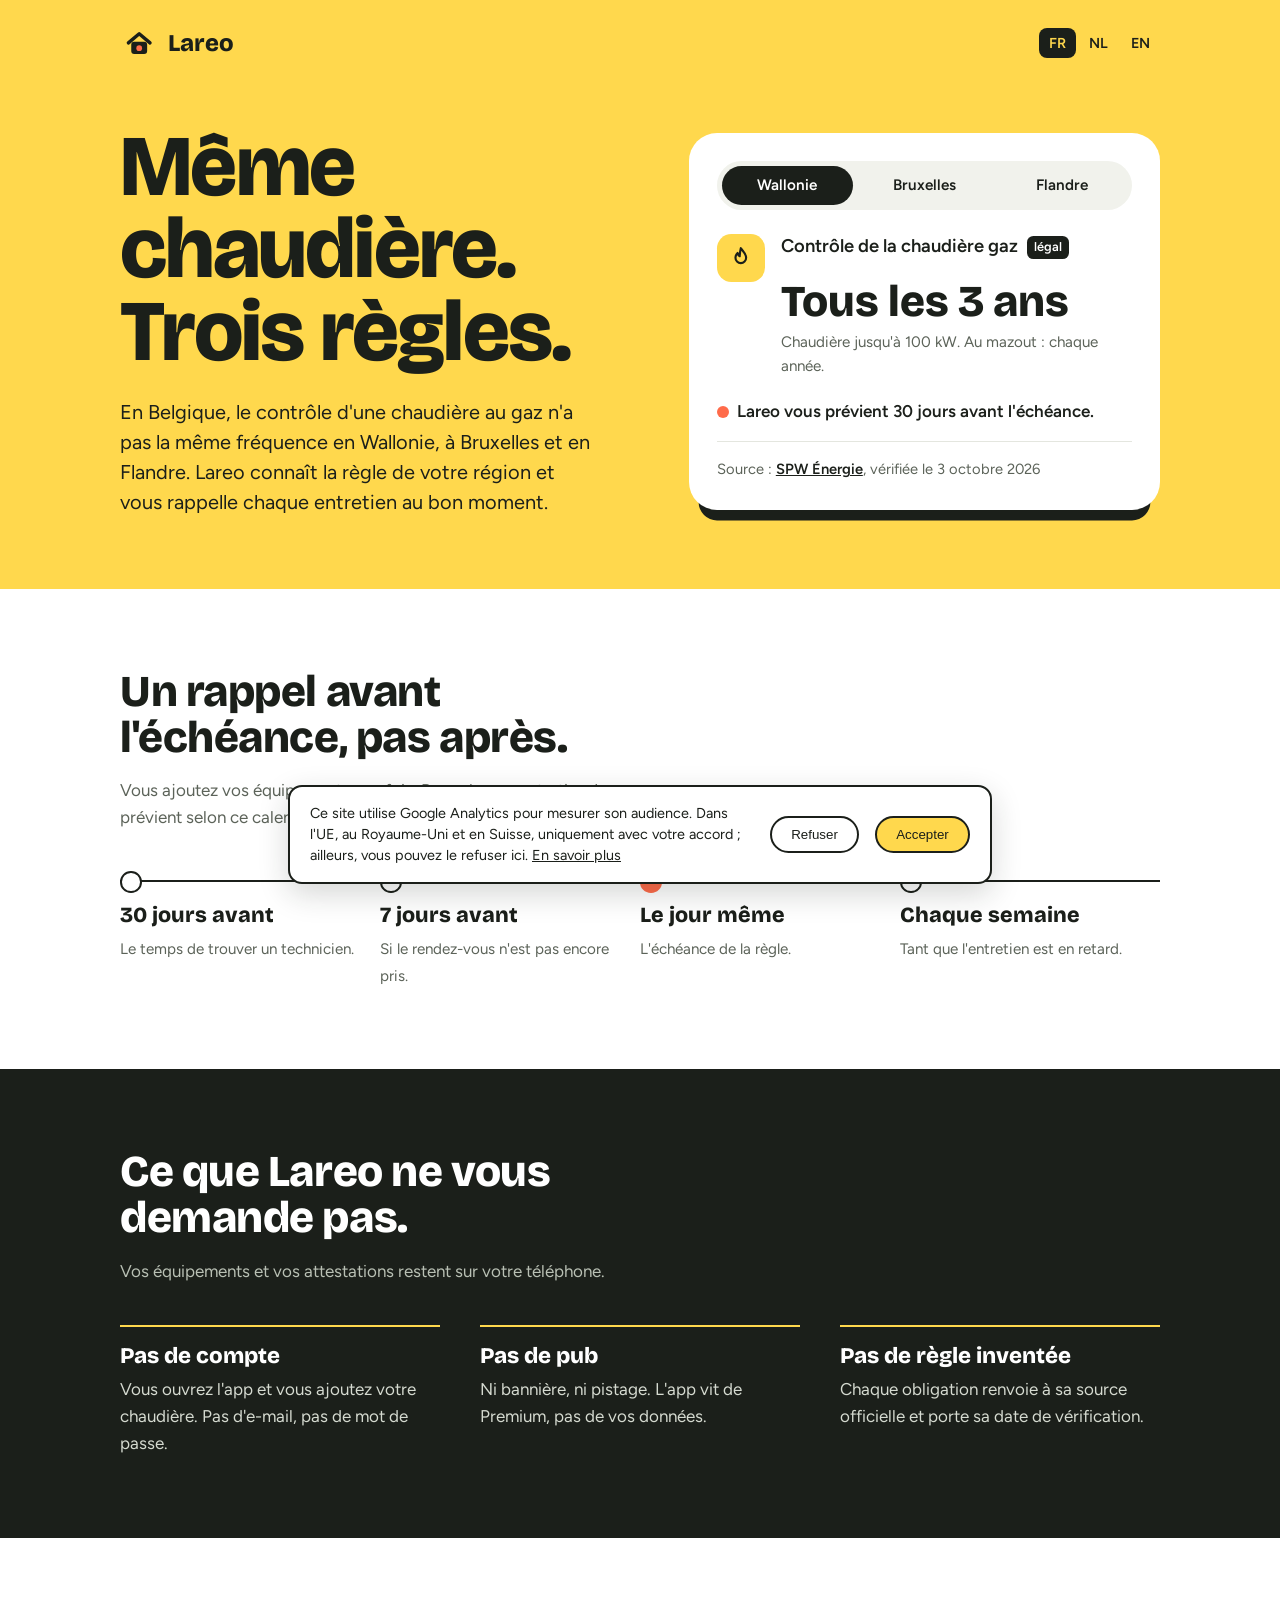
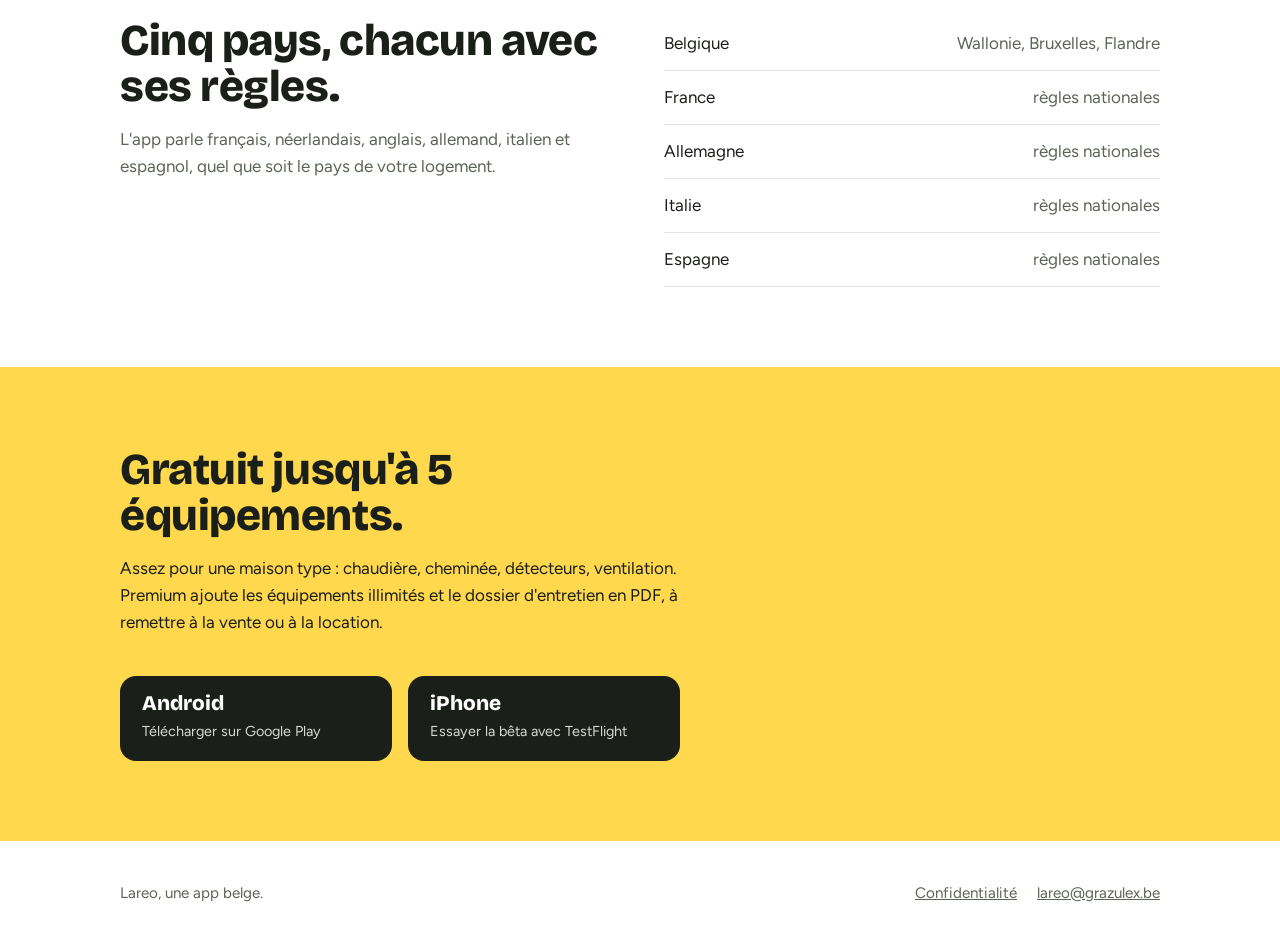
<file: index.html>
<!doctype html>
<html lang="fr">
<head>
<meta charset="utf-8">
<meta name="viewport" content="width=device-width, initial-scale=1">
<title>Lareo – l&#x27;entretien de la maison, avec la règle de votre région</title>
<meta name="description" content="Lareo rappelle chaque entretien de la maison au bon moment et indique l&#x27;obligation légale de votre région, avec sa source. Sans compte, sans pub.">
<link rel="canonical" href="https://lareo.immo/">
<link rel="alternate" hreflang="fr" href="https://lareo.immo/">
<link rel="alternate" hreflang="nl" href="https://lareo.immo/nl/">
<link rel="alternate" hreflang="en" href="https://lareo.immo/en/">
<link rel="alternate" hreflang="x-default" href="https://lareo.immo/">
<meta property="og:title" content="Lareo – l&#x27;entretien de la maison, avec la règle de votre région">
<meta property="og:description" content="Chaudière, ramonage, détecteurs de fumée : les obligations de votre région, avec leurs sources.">
<meta property="og:url" content="https://lareo.immo/">
<meta name="theme-color" content="#FFD84D">
<link rel="icon" href="data:image/svg+xml,%3Csvg xmlns='http://www.w3.org/2000/svg' viewBox='0 0 512 512'%3E%3Crect width='512' height='512' rx='110' fill='%23FFD84D'/%3E%3Crect x='150' y='238' width='212' height='162' rx='40' fill='%231B1F1A'/%3E%3Cpath d='M112 252 L256 130 L400 252' fill='none' stroke='%231B1F1A' stroke-width='46' stroke-linecap='round' stroke-linejoin='round'/%3E%3Ccircle cx='256' cy='322' r='38' fill='%23FF6B4A'/%3E%3C/svg%3E">
<link rel="preconnect" href="https://fonts.googleapis.com">
<link rel="preconnect" href="https://fonts.gstatic.com" crossorigin>
<link href="https://fonts.googleapis.com/css2?family=Bricolage+Grotesque:opsz,wght@12..96,600;12..96,800&family=Figtree:wght@400;500;600&display=swap" rel="stylesheet">
<link rel="stylesheet" href="/assets/site.css">
<script src="/assets/analytics.js" defer></script>
</head>
<body>

<header class="top">
  <div class="wrap">
    <div class="bar">
      <a class="brand" href="/" aria-label="Lareo, accueil">
        <svg viewBox="0 0 512 512" aria-hidden="true"><rect x="150" y="238" width="212" height="162" rx="40" fill="#1B1F1A"/><path d="M112 252 L256 130 L400 252" fill="none" stroke="#1B1F1A" stroke-width="46" stroke-linecap="round" stroke-linejoin="round"/><circle cx="256" cy="322" r="38" fill="#FF6B4A"/></svg>
        Lareo
      </a>
      <nav class="langs" aria-label="Langue"><a href="/" hreflang="fr" lang="fr" aria-current="page">FR</a><a href="/nl/" hreflang="nl" lang="nl">NL</a><a href="/en/" hreflang="en" lang="en">EN</a></nav>
    </div>

    <div class="hero">
      <div>
        <h1>Même chaudière. Trois règles.</h1>
        <p class="lead">En Belgique, le contrôle d&#x27;une chaudière au gaz n&#x27;a pas la même fréquence en Wallonie, à Bruxelles et en Flandre. Lareo connaît la règle de votre région et vous rappelle chaque entretien au bon moment.</p>
      </div>

      <div class="rule">
        <fieldset class="regions">
          <legend>Choisissez une région</legend>
          <button type="button" data-region="wal" aria-pressed="true">Wallonie</button>
          <button type="button" data-region="bru" aria-pressed="false">Bruxelles</button>
          <button type="button" data-region="vlg" aria-pressed="false">Flandre</button>
        </fieldset>
        <div class="task">
          <div class="task-icon"><svg viewBox="0 0 24 24" fill="none" stroke="#1B1F1A" stroke-width="2" stroke-linecap="round" stroke-linejoin="round" aria-hidden="true"><path d="M12 3c2 3 5 5 5 9a5 5 0 0 1-10 0c0-2 1-3.5 2-4.5.3 1.5 1 2.5 2 3 0-3 .5-5.5 1-7.5z"/></svg></div>
          <div>
            <h2>Contrôle de la chaudière gaz <span class="legal">légal</span></h2>
            <p class="interval" id="interval" aria-live="polite">Tous les 3 ans</p>
            <p class="interval-note" id="note">Chaudière jusqu&#x27;à 100 kW. Au mazout : chaque année.</p>
          </div>
        </div>
        <p class="next"><span class="dot" aria-hidden="true"></span><span>Lareo vous prévient 30 jours avant l&#x27;échéance.</span></p>
        <p class="source" id="source">Source : <a href="https://energie.wallonie.be/home/performance-energetique-des-batiments/batiments-residentiels/renovation-walloreno/conseils-pratiques/se-chauffer-1/controle-periodique-et-diagnostic-approfondi-des-chaudieres.html">SPW Énergie</a>, vérifiée le 3 octobre 2026</p>
      </div>
    </div>
  </div>
</header>

<main>
  <section>
    <div class="wrap">
      <h3>Un rappel avant l&#x27;échéance, pas après.</h3>
      <p class="intro">Vous ajoutez vos équipements une fois. Pour chaque entretien, Lareo vous prévient selon ce calendrier, jusqu&#x27;à ce que vous l&#x27;ayez noté comme fait.</p>
      <ol class="timeline">
        <li><strong>30 jours avant</strong><span>Le temps de trouver un technicien.</span></li>
        <li><strong>7 jours avant</strong><span>Si le rendez-vous n&#x27;est pas encore pris.</span></li>
        <li class="due"><strong>Le jour même</strong><span>L&#x27;échéance de la règle.</span></li>
        <li><strong>Chaque semaine</strong><span>Tant que l&#x27;entretien est en retard.</span></li>
      </ol>
    </div>
  </section>

  <section class="plain">
    <div class="wrap">
      <h3>Ce que Lareo ne vous demande pas.</h3>
      <p class="intro">Vos équipements et vos attestations restent sur votre téléphone.</p>
      <dl class="nots">
        <div><dt>Pas de compte</dt><dd>Vous ouvrez l&#x27;app et vous ajoutez votre chaudière. Pas d&#x27;e-mail, pas de mot de passe.</dd></div>
        <div><dt>Pas de pub</dt><dd>Ni bannière, ni pistage. L&#x27;app vit de Premium, pas de vos données.</dd></div>
        <div><dt>Pas de règle inventée</dt><dd>Chaque obligation renvoie à sa source officielle et porte sa date de vérification.</dd></div>
      </dl>
    </div>
  </section>

  <section>
    <div class="wrap facts">
      <div>
        <h3>Cinq pays, chacun avec ses règles.</h3>
        <p class="intro">L&#x27;app parle français, néerlandais, anglais, allemand, italien et espagnol, quel que soit le pays de votre logement.</p>
      </div>
      <ul class="countries">
        <li>Belgique <span>Wallonie, Bruxelles, Flandre</span></li>
        <li>France <span>règles nationales</span></li>
        <li>Allemagne <span>règles nationales</span></li>
        <li>Italie <span>règles nationales</span></li>
        <li>Espagne <span>règles nationales</span></li>
      </ul>
    </div>
  </section>

  <section class="get">
    <div class="wrap">
      <h3>Gratuit jusqu&#x27;à 5 équipements.</h3>
      <p class="intro">Assez pour une maison type : chaudière, cheminée, détecteurs, ventilation. Premium ajoute les équipements illimités et le dossier d&#x27;entretien en PDF, à remettre à la vente ou à la location.</p>
      <div class="stores">
        <a class="store" href="https://play.google.com/store/apps/details?id=be.grazulex.lareo&amp;referrer=utm_source%3Dlareo.immo%26utm_medium%3Dsite&amp;hl=fr"><b>Android</b><small>Télécharger sur Google Play</small></a>
        <a class="store" href="https://testflight.apple.com/join/b81FdNyS"><b>iPhone</b><small>Essayer la bêta avec TestFlight</small></a>
      </div>
    </div>
  </section>
</main>

<footer>
  <div class="wrap">
    <span>Lareo, une app belge.</span>
    <nav aria-label="Liens utiles">
      <a href="/privacy/">Confidentialité</a>
      <a href="mailto:lareo@grazulex.be">lareo@grazulex.be</a>
    </nav>
  </div>
</footer>

<script type="application/json" id="rules">{"sourceLabel": "Source :", "verified": ", vérifiée le 3 octobre 2026", "regions": {"wal": {"interval": "Tous les 3 ans", "note": "Chaudière jusqu'à 100 kW. Au mazout : chaque année.", "source": "SPW Énergie", "url": "https://energie.wallonie.be/home/performance-energetique-des-batiments/batiments-residentiels/renovation-walloreno/conseils-pratiques/se-chauffer-1/controle-periodique-et-diagnostic-approfondi-des-chaudieres.html"}, "bru": {"interval": "Tous les 2 ans", "note": "Chaudière jusqu'à 100 kW. Au mazout : chaque année.", "source": "Bruxelles Environnement", "url": "https://environnement.brussels/entretien-chaudiere"}, "vlg": {"interval": "Tous les 2 ans", "note": "Au mazout : chaque année.", "source": "Departement Omgeving", "url": "https://omgeving.vlaanderen.be/overzicht-van-de-verplichtingen"}}}</script>
<script src="/assets/site.js"></script>
</body>
</html>
</file>
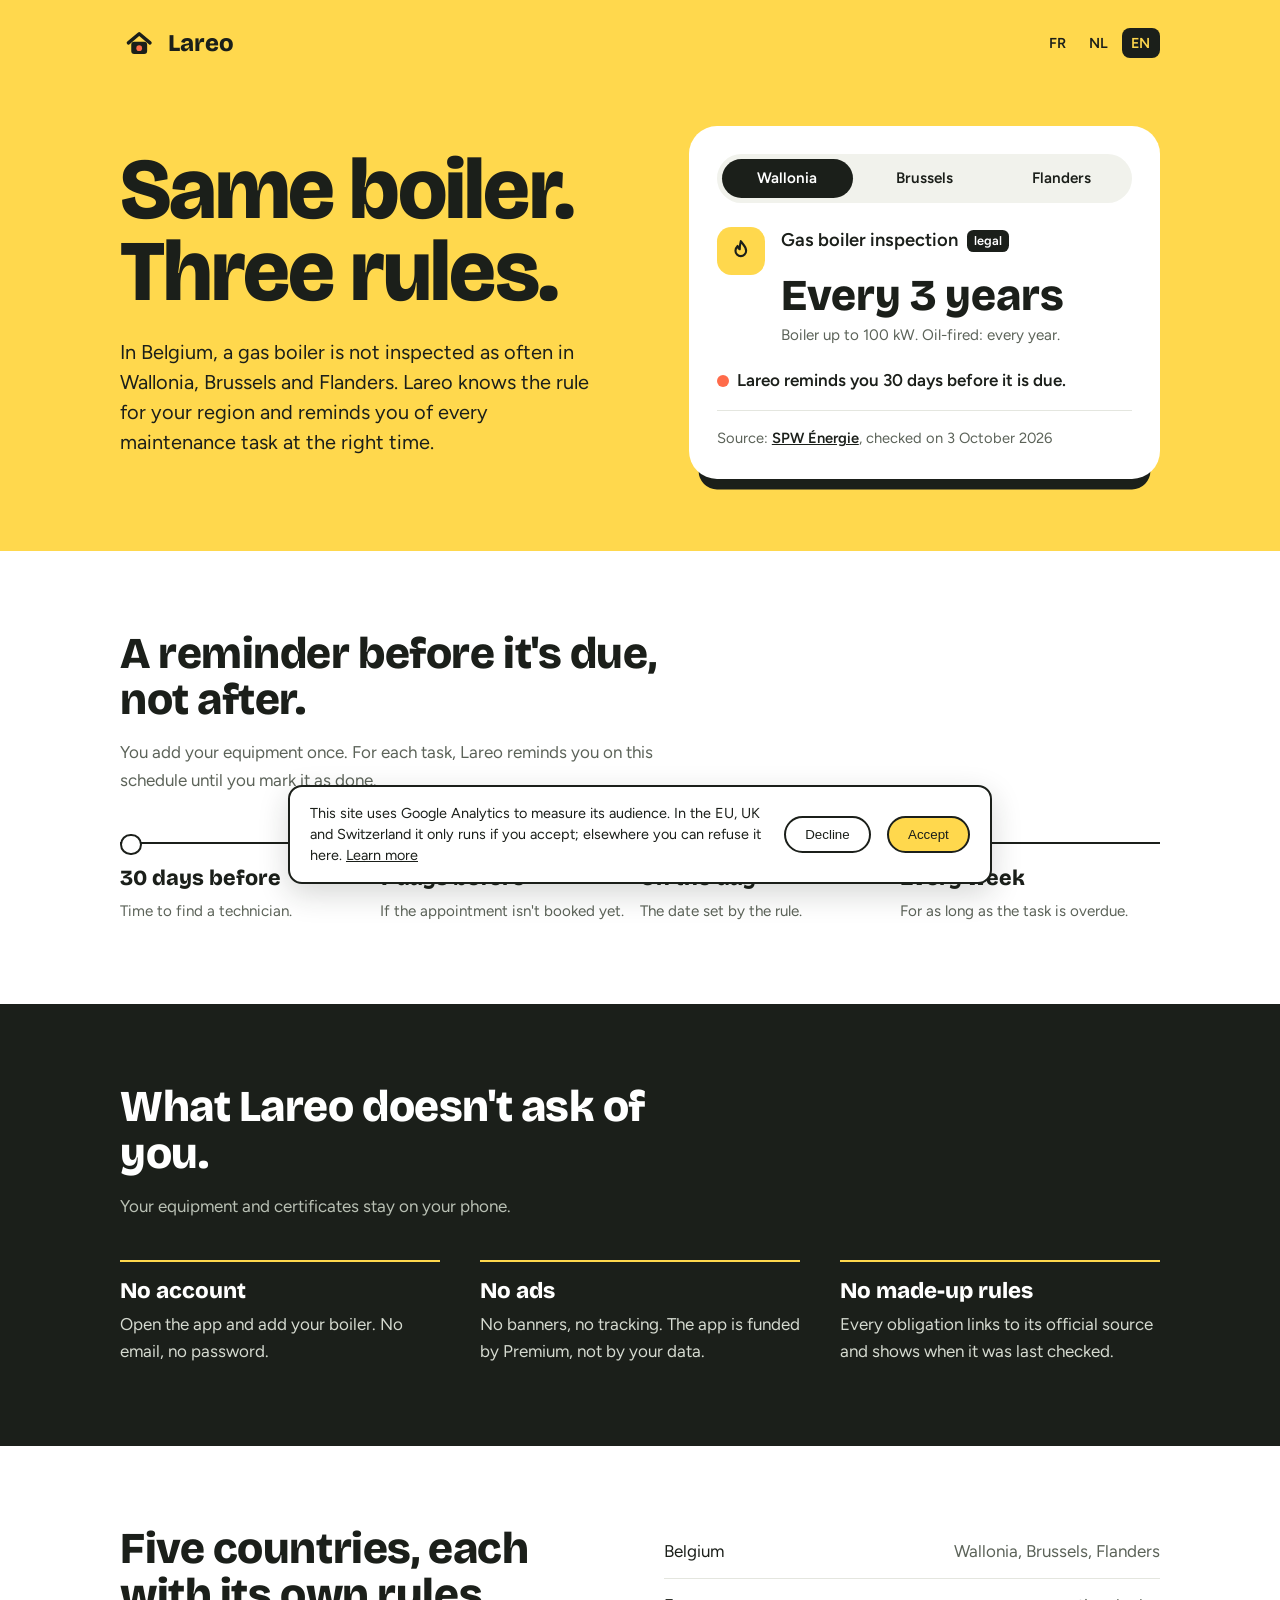
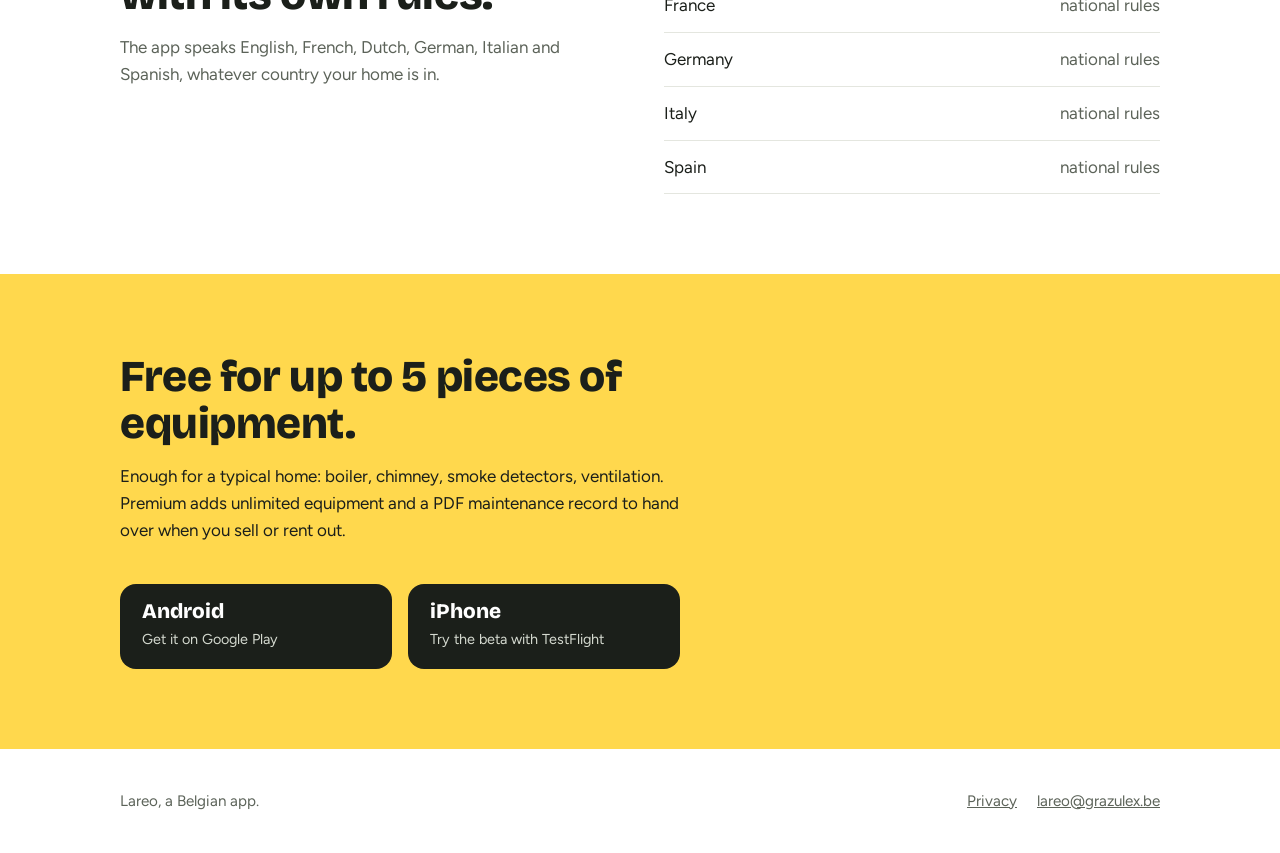
<file: en/index.html>
<!doctype html>
<html lang="en">
<head>
<meta charset="utf-8">
<meta name="viewport" content="width=device-width, initial-scale=1">
<title>Lareo – home maintenance, with the rule for your region</title>
<meta name="description" content="Lareo reminds you of every home maintenance task at the right time and shows the legal obligation for your region, with its source. No account, no ads.">
<link rel="canonical" href="https://lareo.immo/en/">
<link rel="alternate" hreflang="fr" href="https://lareo.immo/">
<link rel="alternate" hreflang="nl" href="https://lareo.immo/nl/">
<link rel="alternate" hreflang="en" href="https://lareo.immo/en/">
<link rel="alternate" hreflang="x-default" href="https://lareo.immo/">
<meta property="og:title" content="Lareo – home maintenance, with the rule for your region">
<meta property="og:description" content="Boiler, chimney, smoke detectors: the obligations for your region, with their sources.">
<meta property="og:url" content="https://lareo.immo/en/">
<meta name="theme-color" content="#FFD84D">
<link rel="icon" href="data:image/svg+xml,%3Csvg xmlns='http://www.w3.org/2000/svg' viewBox='0 0 512 512'%3E%3Crect width='512' height='512' rx='110' fill='%23FFD84D'/%3E%3Crect x='150' y='238' width='212' height='162' rx='40' fill='%231B1F1A'/%3E%3Cpath d='M112 252 L256 130 L400 252' fill='none' stroke='%231B1F1A' stroke-width='46' stroke-linecap='round' stroke-linejoin='round'/%3E%3Ccircle cx='256' cy='322' r='38' fill='%23FF6B4A'/%3E%3C/svg%3E">
<link rel="preconnect" href="https://fonts.googleapis.com">
<link rel="preconnect" href="https://fonts.gstatic.com" crossorigin>
<link href="https://fonts.googleapis.com/css2?family=Bricolage+Grotesque:opsz,wght@12..96,600;12..96,800&family=Figtree:wght@400;500;600&display=swap" rel="stylesheet">
<link rel="stylesheet" href="/assets/site.css">
<script src="/assets/analytics.js" defer></script>
</head>
<body>

<header class="top">
  <div class="wrap">
    <div class="bar">
      <a class="brand" href="/en/" aria-label="Lareo, home">
        <svg viewBox="0 0 512 512" aria-hidden="true"><rect x="150" y="238" width="212" height="162" rx="40" fill="#1B1F1A"/><path d="M112 252 L256 130 L400 252" fill="none" stroke="#1B1F1A" stroke-width="46" stroke-linecap="round" stroke-linejoin="round"/><circle cx="256" cy="322" r="38" fill="#FF6B4A"/></svg>
        Lareo
      </a>
      <nav class="langs" aria-label="Language"><a href="/" hreflang="fr" lang="fr">FR</a><a href="/nl/" hreflang="nl" lang="nl">NL</a><a href="/en/" hreflang="en" lang="en" aria-current="page">EN</a></nav>
    </div>

    <div class="hero">
      <div>
        <h1>Same boiler. Three rules.</h1>
        <p class="lead">In Belgium, a gas boiler is not inspected as often in Wallonia, Brussels and Flanders. Lareo knows the rule for your region and reminds you of every maintenance task at the right time.</p>
      </div>

      <div class="rule">
        <fieldset class="regions">
          <legend>Choose a region</legend>
          <button type="button" data-region="wal" aria-pressed="true">Wallonia</button>
          <button type="button" data-region="bru" aria-pressed="false">Brussels</button>
          <button type="button" data-region="vlg" aria-pressed="false">Flanders</button>
        </fieldset>
        <div class="task">
          <div class="task-icon"><svg viewBox="0 0 24 24" fill="none" stroke="#1B1F1A" stroke-width="2" stroke-linecap="round" stroke-linejoin="round" aria-hidden="true"><path d="M12 3c2 3 5 5 5 9a5 5 0 0 1-10 0c0-2 1-3.5 2-4.5.3 1.5 1 2.5 2 3 0-3 .5-5.5 1-7.5z"/></svg></div>
          <div>
            <h2>Gas boiler inspection <span class="legal">legal</span></h2>
            <p class="interval" id="interval" aria-live="polite">Every 3 years</p>
            <p class="interval-note" id="note">Boiler up to 100 kW. Oil-fired: every year.</p>
          </div>
        </div>
        <p class="next"><span class="dot" aria-hidden="true"></span><span>Lareo reminds you 30 days before it is due.</span></p>
        <p class="source" id="source">Source: <a href="https://energie.wallonie.be/home/performance-energetique-des-batiments/batiments-residentiels/renovation-walloreno/conseils-pratiques/se-chauffer-1/controle-periodique-et-diagnostic-approfondi-des-chaudieres.html">SPW Énergie</a>, checked on 3 October 2026</p>
      </div>
    </div>
  </div>
</header>

<main>
  <section>
    <div class="wrap">
      <h3>A reminder before it&#x27;s due, not after.</h3>
      <p class="intro">You add your equipment once. For each task, Lareo reminds you on this schedule until you mark it as done.</p>
      <ol class="timeline">
        <li><strong>30 days before</strong><span>Time to find a technician.</span></li>
        <li><strong>7 days before</strong><span>If the appointment isn&#x27;t booked yet.</span></li>
        <li class="due"><strong>On the day</strong><span>The date set by the rule.</span></li>
        <li><strong>Every week</strong><span>For as long as the task is overdue.</span></li>
      </ol>
    </div>
  </section>

  <section class="plain">
    <div class="wrap">
      <h3>What Lareo doesn&#x27;t ask of you.</h3>
      <p class="intro">Your equipment and certificates stay on your phone.</p>
      <dl class="nots">
        <div><dt>No account</dt><dd>Open the app and add your boiler. No email, no password.</dd></div>
        <div><dt>No ads</dt><dd>No banners, no tracking. The app is funded by Premium, not by your data.</dd></div>
        <div><dt>No made-up rules</dt><dd>Every obligation links to its official source and shows when it was last checked.</dd></div>
      </dl>
    </div>
  </section>

  <section>
    <div class="wrap facts">
      <div>
        <h3>Five countries, each with its own rules.</h3>
        <p class="intro">The app speaks English, French, Dutch, German, Italian and Spanish, whatever country your home is in.</p>
      </div>
      <ul class="countries">
        <li>Belgium <span>Wallonia, Brussels, Flanders</span></li>
        <li>France <span>national rules</span></li>
        <li>Germany <span>national rules</span></li>
        <li>Italy <span>national rules</span></li>
        <li>Spain <span>national rules</span></li>
      </ul>
    </div>
  </section>

  <section class="get">
    <div class="wrap">
      <h3>Free for up to 5 pieces of equipment.</h3>
      <p class="intro">Enough for a typical home: boiler, chimney, smoke detectors, ventilation. Premium adds unlimited equipment and a PDF maintenance record to hand over when you sell or rent out.</p>
      <div class="stores">
        <a class="store" href="https://play.google.com/store/apps/details?id=be.grazulex.lareo&amp;referrer=utm_source%3Dlareo.immo%26utm_medium%3Dsite&amp;hl=en"><b>Android</b><small>Get it on Google Play</small></a>
        <a class="store" href="https://testflight.apple.com/join/b81FdNyS"><b>iPhone</b><small>Try the beta with TestFlight</small></a>
      </div>
    </div>
  </section>
</main>

<footer>
  <div class="wrap">
    <span>Lareo, a Belgian app.</span>
    <nav aria-label="Useful links">
      <a href="/privacy/">Privacy</a>
      <a href="mailto:lareo@grazulex.be">lareo@grazulex.be</a>
    </nav>
  </div>
</footer>

<script type="application/json" id="rules">{"sourceLabel": "Source:", "verified": ", checked on 3 October 2026", "regions": {"wal": {"interval": "Every 3 years", "note": "Boiler up to 100 kW. Oil-fired: every year.", "source": "SPW Énergie", "url": "https://energie.wallonie.be/home/performance-energetique-des-batiments/batiments-residentiels/renovation-walloreno/conseils-pratiques/se-chauffer-1/controle-periodique-et-diagnostic-approfondi-des-chaudieres.html"}, "bru": {"interval": "Every 2 years", "note": "Boiler up to 100 kW. Oil-fired: every year.", "source": "Bruxelles Environnement", "url": "https://environnement.brussels/entretien-chaudiere"}, "vlg": {"interval": "Every 2 years", "note": "Oil-fired: every year.", "source": "Departement Omgeving", "url": "https://omgeving.vlaanderen.be/overzicht-van-de-verplichtingen"}}}</script>
<script src="/assets/site.js"></script>
</body>
</html>
</file>
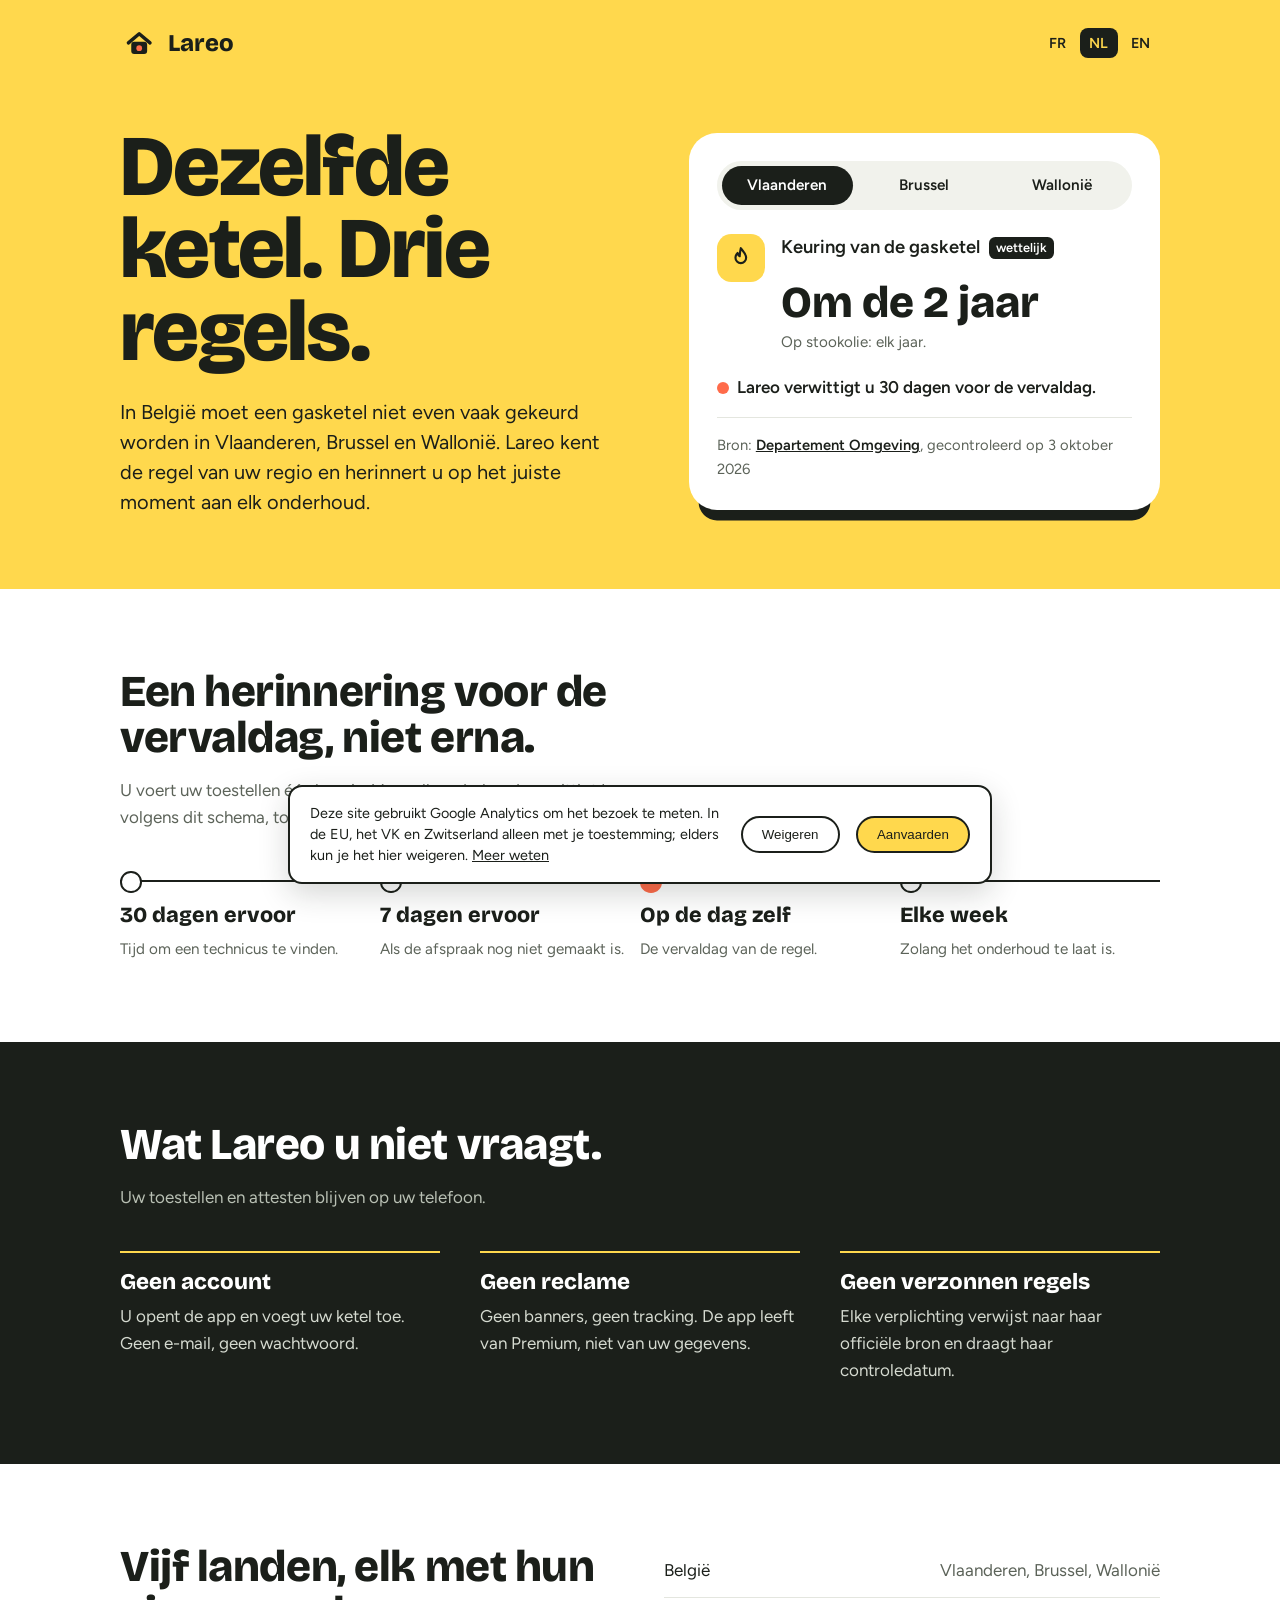
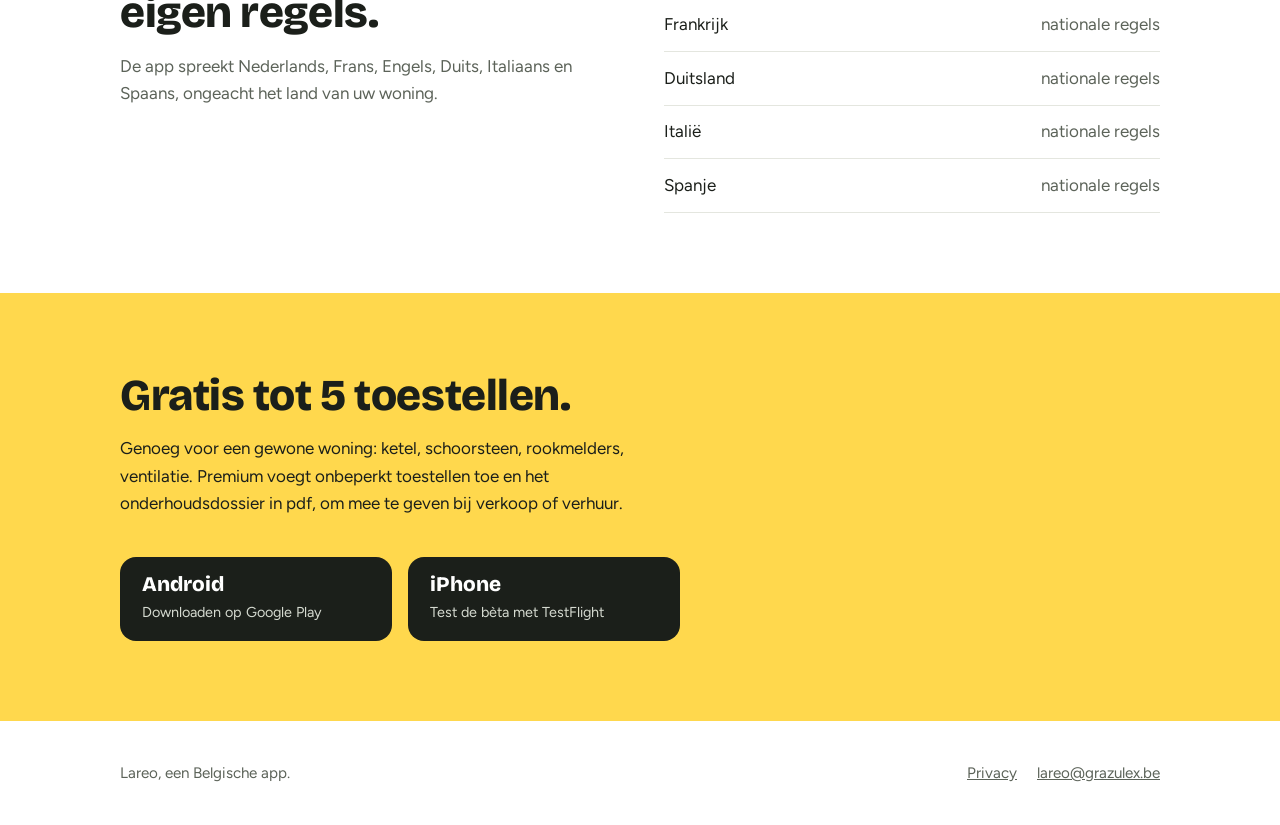
<file: nl/index.html>
<!doctype html>
<html lang="nl">
<head>
<meta charset="utf-8">
<meta name="viewport" content="width=device-width, initial-scale=1">
<title>Lareo – het onderhoud van uw woning, met de regel van uw regio</title>
<meta name="description" content="Lareo herinnert u op het juiste moment aan elk onderhoud van uw woning en toont de wettelijke verplichting van uw regio, met de bron. Zonder account, zonder reclame.">
<link rel="canonical" href="https://lareo.immo/nl/">
<link rel="alternate" hreflang="fr" href="https://lareo.immo/">
<link rel="alternate" hreflang="nl" href="https://lareo.immo/nl/">
<link rel="alternate" hreflang="en" href="https://lareo.immo/en/">
<link rel="alternate" hreflang="x-default" href="https://lareo.immo/">
<meta property="og:title" content="Lareo – het onderhoud van uw woning, met de regel van uw regio">
<meta property="og:description" content="Verwarmingsketel, schoorsteen, rookmelders: de verplichtingen van uw regio, met bronnen.">
<meta property="og:url" content="https://lareo.immo/nl/">
<meta name="theme-color" content="#FFD84D">
<link rel="icon" href="data:image/svg+xml,%3Csvg xmlns='http://www.w3.org/2000/svg' viewBox='0 0 512 512'%3E%3Crect width='512' height='512' rx='110' fill='%23FFD84D'/%3E%3Crect x='150' y='238' width='212' height='162' rx='40' fill='%231B1F1A'/%3E%3Cpath d='M112 252 L256 130 L400 252' fill='none' stroke='%231B1F1A' stroke-width='46' stroke-linecap='round' stroke-linejoin='round'/%3E%3Ccircle cx='256' cy='322' r='38' fill='%23FF6B4A'/%3E%3C/svg%3E">
<link rel="preconnect" href="https://fonts.googleapis.com">
<link rel="preconnect" href="https://fonts.gstatic.com" crossorigin>
<link href="https://fonts.googleapis.com/css2?family=Bricolage+Grotesque:opsz,wght@12..96,600;12..96,800&family=Figtree:wght@400;500;600&display=swap" rel="stylesheet">
<link rel="stylesheet" href="/assets/site.css">
<script src="/assets/analytics.js" defer></script>
</head>
<body>

<header class="top">
  <div class="wrap">
    <div class="bar">
      <a class="brand" href="/nl/" aria-label="Lareo, startpagina">
        <svg viewBox="0 0 512 512" aria-hidden="true"><rect x="150" y="238" width="212" height="162" rx="40" fill="#1B1F1A"/><path d="M112 252 L256 130 L400 252" fill="none" stroke="#1B1F1A" stroke-width="46" stroke-linecap="round" stroke-linejoin="round"/><circle cx="256" cy="322" r="38" fill="#FF6B4A"/></svg>
        Lareo
      </a>
      <nav class="langs" aria-label="Taal"><a href="/" hreflang="fr" lang="fr">FR</a><a href="/nl/" hreflang="nl" lang="nl" aria-current="page">NL</a><a href="/en/" hreflang="en" lang="en">EN</a></nav>
    </div>

    <div class="hero">
      <div>
        <h1>Dezelfde ketel. Drie regels.</h1>
        <p class="lead">In België moet een gasketel niet even vaak gekeurd worden in Vlaanderen, Brussel en Wallonië. Lareo kent de regel van uw regio en herinnert u op het juiste moment aan elk onderhoud.</p>
      </div>

      <div class="rule">
        <fieldset class="regions">
          <legend>Kies een regio</legend>
          <button type="button" data-region="vlg" aria-pressed="true">Vlaanderen</button>
          <button type="button" data-region="bru" aria-pressed="false">Brussel</button>
          <button type="button" data-region="wal" aria-pressed="false">Wallonië</button>
        </fieldset>
        <div class="task">
          <div class="task-icon"><svg viewBox="0 0 24 24" fill="none" stroke="#1B1F1A" stroke-width="2" stroke-linecap="round" stroke-linejoin="round" aria-hidden="true"><path d="M12 3c2 3 5 5 5 9a5 5 0 0 1-10 0c0-2 1-3.5 2-4.5.3 1.5 1 2.5 2 3 0-3 .5-5.5 1-7.5z"/></svg></div>
          <div>
            <h2>Keuring van de gasketel <span class="legal">wettelijk</span></h2>
            <p class="interval" id="interval" aria-live="polite">Om de 2 jaar</p>
            <p class="interval-note" id="note">Op stookolie: elk jaar.</p>
          </div>
        </div>
        <p class="next"><span class="dot" aria-hidden="true"></span><span>Lareo verwittigt u 30 dagen voor de vervaldag.</span></p>
        <p class="source" id="source">Bron: <a href="https://omgeving.vlaanderen.be/overzicht-van-de-verplichtingen">Departement Omgeving</a>, gecontroleerd op 3 oktober 2026</p>
      </div>
    </div>
  </div>
</header>

<main>
  <section>
    <div class="wrap">
      <h3>Een herinnering voor de vervaldag, niet erna.</h3>
      <p class="intro">U voert uw toestellen één keer in. Voor elk onderhoud verwittigt Lareo u volgens dit schema, tot u het als uitgevoerd hebt aangeduid.</p>
      <ol class="timeline">
        <li><strong>30 dagen ervoor</strong><span>Tijd om een technicus te vinden.</span></li>
        <li><strong>7 dagen ervoor</strong><span>Als de afspraak nog niet gemaakt is.</span></li>
        <li class="due"><strong>Op de dag zelf</strong><span>De vervaldag van de regel.</span></li>
        <li><strong>Elke week</strong><span>Zolang het onderhoud te laat is.</span></li>
      </ol>
    </div>
  </section>

  <section class="plain">
    <div class="wrap">
      <h3>Wat Lareo u niet vraagt.</h3>
      <p class="intro">Uw toestellen en attesten blijven op uw telefoon.</p>
      <dl class="nots">
        <div><dt>Geen account</dt><dd>U opent de app en voegt uw ketel toe. Geen e-mail, geen wachtwoord.</dd></div>
        <div><dt>Geen reclame</dt><dd>Geen banners, geen tracking. De app leeft van Premium, niet van uw gegevens.</dd></div>
        <div><dt>Geen verzonnen regels</dt><dd>Elke verplichting verwijst naar haar officiële bron en draagt haar controledatum.</dd></div>
      </dl>
    </div>
  </section>

  <section>
    <div class="wrap facts">
      <div>
        <h3>Vijf landen, elk met hun eigen regels.</h3>
        <p class="intro">De app spreekt Nederlands, Frans, Engels, Duits, Italiaans en Spaans, ongeacht het land van uw woning.</p>
      </div>
      <ul class="countries">
        <li>België <span>Vlaanderen, Brussel, Wallonië</span></li>
        <li>Frankrijk <span>nationale regels</span></li>
        <li>Duitsland <span>nationale regels</span></li>
        <li>Italië <span>nationale regels</span></li>
        <li>Spanje <span>nationale regels</span></li>
      </ul>
    </div>
  </section>

  <section class="get">
    <div class="wrap">
      <h3>Gratis tot 5 toestellen.</h3>
      <p class="intro">Genoeg voor een gewone woning: ketel, schoorsteen, rookmelders, ventilatie. Premium voegt onbeperkt toestellen toe en het onderhoudsdossier in pdf, om mee te geven bij verkoop of verhuur.</p>
      <div class="stores">
        <a class="store" href="https://play.google.com/store/apps/details?id=be.grazulex.lareo&amp;referrer=utm_source%3Dlareo.immo%26utm_medium%3Dsite&amp;hl=nl"><b>Android</b><small>Downloaden op Google Play</small></a>
        <a class="store" href="https://testflight.apple.com/join/b81FdNyS"><b>iPhone</b><small>Test de bèta met TestFlight</small></a>
      </div>
    </div>
  </section>
</main>

<footer>
  <div class="wrap">
    <span>Lareo, een Belgische app.</span>
    <nav aria-label="Nuttige links">
      <a href="/privacy/">Privacy</a>
      <a href="mailto:lareo@grazulex.be">lareo@grazulex.be</a>
    </nav>
  </div>
</footer>

<script type="application/json" id="rules">{"sourceLabel": "Bron:", "verified": ", gecontroleerd op 3 oktober 2026", "regions": {"wal": {"interval": "Om de 3 jaar", "note": "Ketel tot 100 kW. Op stookolie: elk jaar.", "source": "SPW Énergie", "url": "https://energie.wallonie.be/home/performance-energetique-des-batiments/batiments-residentiels/renovation-walloreno/conseils-pratiques/se-chauffer-1/controle-periodique-et-diagnostic-approfondi-des-chaudieres.html"}, "bru": {"interval": "Om de 2 jaar", "note": "Ketel tot 100 kW. Op stookolie: elk jaar.", "source": "Bruxelles Environnement", "url": "https://environnement.brussels/entretien-chaudiere"}, "vlg": {"interval": "Om de 2 jaar", "note": "Op stookolie: elk jaar.", "source": "Departement Omgeving", "url": "https://omgeving.vlaanderen.be/overzicht-van-de-verplichtingen"}}}</script>
<script src="/assets/site.js"></script>
</body>
</html>
</file>
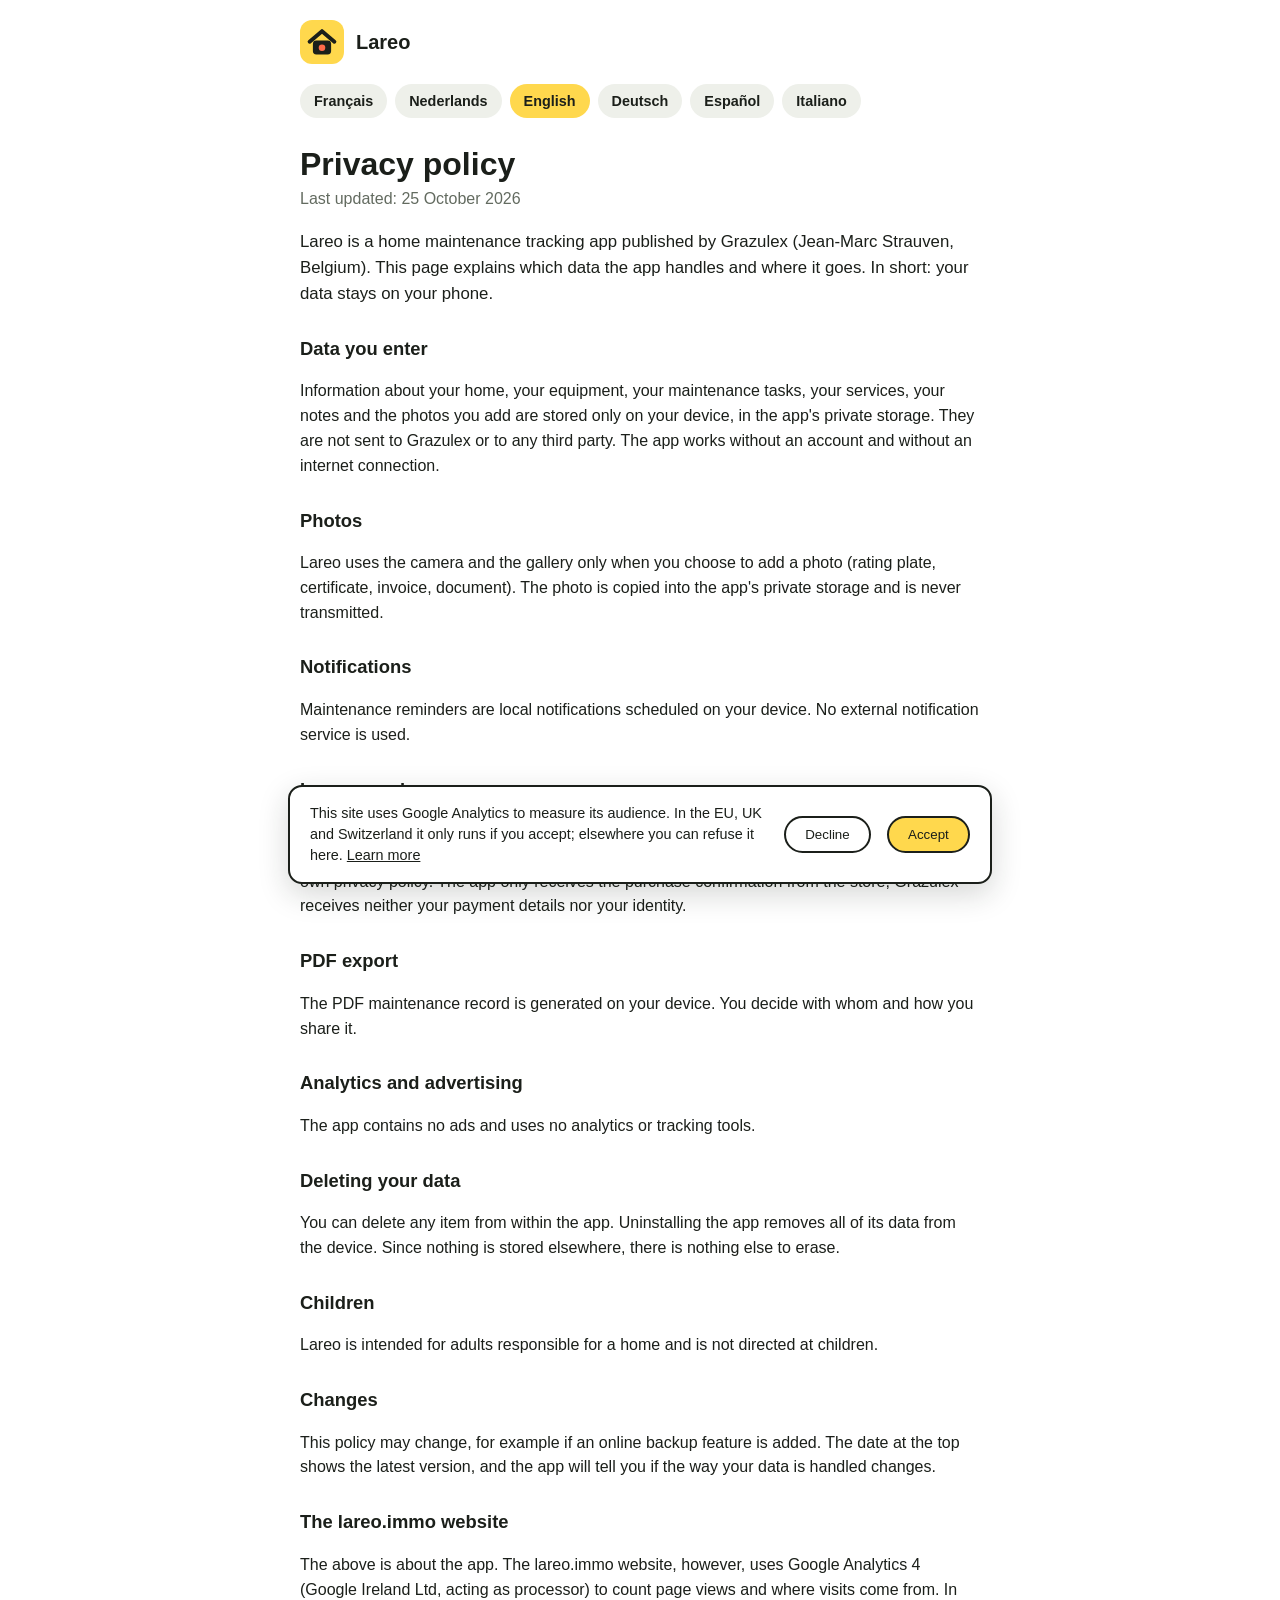
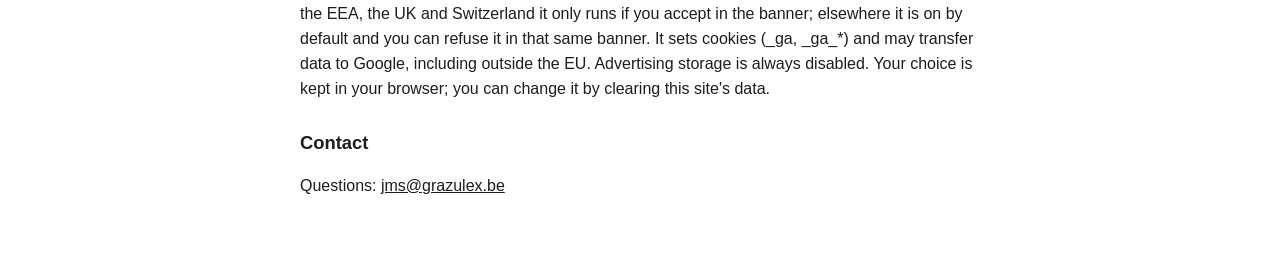
<file: privacy/index.html>
<!doctype html>
<html lang="en">
<head>
<meta charset="utf-8">
<meta name="viewport" content="width=device-width, initial-scale=1">
<title>Lareo – Privacy policy</title>
<meta name="description" content="How the Lareo app handles your data: everything stays on your phone.">
<link rel="canonical" href="https://lareo.immo/privacy/">
<style>
:root{--bg:#ffffff;--fg:#1b1f1a;--muted:#636b60;--panel:#eef0ea;--accent:#ffd84d}
@media (prefers-color-scheme:dark){:root{--bg:#121511;--fg:#f1f4ec;--muted:#a3ab9e;--panel:#1f251d}}
*{box-sizing:border-box}
body{margin:0;background:var(--bg);color:var(--fg);font:16px/1.55 Figtree,-apple-system,"Segoe UI",Roboto,sans-serif}
header{display:flex;align-items:center;gap:12px;padding:20px;max-width:720px;margin:0 auto}
header svg{width:44px;height:44px;border-radius:12px}
header b{font-size:1.25rem}
nav{display:flex;flex-wrap:wrap;gap:8px;padding:0 20px;max-width:720px;margin:0 auto 8px}
nav a{text-decoration:none;color:var(--fg);background:var(--panel);border-radius:999px;padding:6px 14px;font-weight:600;font-size:.9rem}
nav a[aria-current]{background:var(--accent);color:#1b1f1a}
main{max-width:720px;margin:0 auto;padding:8px 20px 64px}
section{display:none} section.active{display:block}
h1{font-size:2rem;line-height:1.15;margin:12px 0 4px}
h2{font-size:1.15rem;margin:28px 0 6px}
.meta{color:var(--muted);margin:0 0 16px}
.lead{font-size:1.05rem}
a{color:inherit}
</style>
<script src="/assets/analytics.js" defer></script>
</head>
<body>
<header><svg viewBox="0 0 512 512" aria-hidden="true"><rect width="512" height="512" fill="#FFD84D"/><rect x="150" y="238" width="212" height="162" rx="40" fill="#1B1F1A"/><path d="M112 252 L256 130 L400 252" fill="none" stroke="#1B1F1A" stroke-width="46" stroke-linecap="round" stroke-linejoin="round"/><circle cx="256" cy="322" r="38" fill="#FF6B4A"/></svg><b>Lareo</b></header>
<nav aria-label="Language"><a href="?lang=fr" data-lang="fr">Français</a><a href="?lang=nl" data-lang="nl">Nederlands</a><a href="?lang=en" data-lang="en">English</a><a href="?lang=de" data-lang="de">Deutsch</a><a href="?lang=es" data-lang="es">Español</a><a href="?lang=it" data-lang="it">Italiano</a></nav>
<main><section lang="fr" data-lang="fr"><h1>Politique de confidentialité</h1><p class="meta">Dernière mise à jour : 25 octobre 2026</p><p class="lead">Lareo est une application de suivi de l&#x27;entretien de la maison, éditée par Grazulex (Jean-Marc Strauven, Belgique). Cette page explique quelles données l&#x27;application traite, et où elles vont. En résumé : vos données restent sur votre téléphone.</p><h2>Données que vous saisissez</h2><p>Les informations sur votre logement, vos équipements, vos tâches d&#x27;entretien, vos interventions, vos notes et les photos que vous ajoutez sont enregistrées uniquement sur votre appareil, dans le stockage privé de l&#x27;application. Elles ne sont envoyées ni à Grazulex ni à un tiers. L&#x27;application fonctionne sans compte et sans connexion internet.</p><h2>Photos</h2><p>Lareo utilise l&#x27;appareil photo et la galerie seulement quand vous choisissez d&#x27;ajouter une photo (plaque signalétique, attestation, facture, document). La photo est copiée dans le stockage privé de l&#x27;application. Elle n&#x27;est jamais transmise.</p><h2>Notifications</h2><p>Les rappels d&#x27;entretien sont des notifications locales, programmées sur votre appareil. Aucun service de notification externe n&#x27;est utilisé.</p><h2>Achats intégrés</h2><p>L&#x27;abonnement Lareo Premium et l&#x27;achat « à vie » sont traités par Google Play sur Android et par l&#x27;App Store d&#x27;Apple sur iPhone. Google ou Apple gère le paiement selon sa propre politique de confidentialité. L&#x27;application reçoit seulement de la boutique la confirmation de l&#x27;achat ; Grazulex ne reçoit ni vos coordonnées bancaires ni votre identité.</p><h2>Export PDF</h2><p>Le dossier d&#x27;entretien en PDF est généré sur votre appareil. Vous choisissez vous-même à qui et par quel moyen vous le partagez.</p><h2>Statistiques et publicité</h2><p>L&#x27;application ne contient pas de publicité et n&#x27;utilise aucun outil d&#x27;analyse d&#x27;audience ni de suivi.</p><h2>Suppression de vos données</h2><p>Vous pouvez supprimer chaque élément depuis l&#x27;application. Désinstaller l&#x27;application supprime toutes ses données de l&#x27;appareil. Comme rien n&#x27;est stocké ailleurs, il n&#x27;y a rien d&#x27;autre à effacer.</p><h2>Enfants</h2><p>Lareo s&#x27;adresse aux adultes responsables d&#x27;un logement et n&#x27;est pas destinée aux enfants.</p><h2>Modifications</h2><p>Cette politique peut évoluer, par exemple si une fonction de sauvegarde en ligne est ajoutée. La date en haut de page indique la dernière version, et l&#x27;application vous le signalera si le traitement de vos données change.</p><h2 id="site-fr">Le site lareo.immo</h2><p>Ce qui précède concerne l&#x27;application. Le site web lareo.immo utilise, lui, Google Analytics 4 (Google Ireland Ltd, sous-traitant) pour compter les pages vues et la provenance des visites. Dans l&#x27;EEE, au Royaume-Uni et en Suisse, il ne fonctionne qu&#x27;avec votre accord, donné dans le bandeau ; ailleurs, il est actif par défaut et vous pouvez le refuser dans ce même bandeau. Il dépose des cookies (_ga, _ga_*) et peut transférer des données à Google, y compris hors de l&#x27;UE. Le stockage publicitaire reste toujours désactivé. Votre choix est conservé dans votre navigateur ; vous pouvez le modifier en effaçant les données du site.</p><h2>Contact</h2><p>Pour toute question : <a href="mailto:jms@grazulex.be">jms@grazulex.be</a></p></section><section lang="nl" data-lang="nl"><h1>Privacybeleid</h1><p class="meta">Laatst bijgewerkt: 25 oktober 2026</p><p class="lead">Lareo is een app om het onderhoud van je woning op te volgen, uitgegeven door Grazulex (Jean-Marc Strauven, België). Deze pagina legt uit welke gegevens de app verwerkt en waar ze naartoe gaan. Kort gezegd: je gegevens blijven op je telefoon.</p><h2>Gegevens die je invoert</h2><p>De informatie over je woning, je toestellen, je onderhoudstaken, je interventies, je notities en de foto&#x27;s die je toevoegt, worden enkel op je toestel bewaard, in de privéopslag van de app. Ze worden niet naar Grazulex of naar derden gestuurd. De app werkt zonder account en zonder internetverbinding.</p><h2>Foto&#x27;s</h2><p>Lareo gebruikt de camera en de galerij alleen wanneer je zelf een foto toevoegt (typeplaatje, attest, factuur, document). De foto wordt gekopieerd naar de privéopslag van de app en wordt nooit doorgestuurd.</p><h2>Meldingen</h2><p>Onderhoudsherinneringen zijn lokale meldingen, ingepland op je toestel. Er wordt geen externe meldingsdienst gebruikt.</p><h2>In-app-aankopen</h2><p>Het abonnement Lareo Premium en de aankoop &quot;voor altijd&quot; worden verwerkt door Google Play op Android en door de App Store van Apple op iPhone. Google of Apple regelt de betaling volgens zijn eigen privacybeleid. De app ontvangt van de winkel enkel de bevestiging van de aankoop; Grazulex ontvangt noch je bankgegevens noch je identiteit.</p><h2>Pdf-export</h2><p>Het onderhoudsdossier in pdf wordt op je toestel gemaakt. Je kiest zelf met wie en hoe je het deelt.</p><h2>Statistieken en reclame</h2><p>De app bevat geen reclame en gebruikt geen analyse- of trackingtools.</p><h2>Je gegevens verwijderen</h2><p>Je kunt elk element in de app verwijderen. De app verwijderen wist alle gegevens van het toestel. Omdat er nergens anders iets wordt bewaard, valt er verder niets te wissen.</p><h2>Kinderen</h2><p>Lareo is bedoeld voor volwassenen die verantwoordelijk zijn voor een woning en is niet gericht op kinderen.</p><h2>Wijzigingen</h2><p>Dit beleid kan veranderen, bijvoorbeeld als er een online back-up wordt toegevoegd. De datum bovenaan geeft de laatste versie aan, en de app zal je verwittigen als de verwerking van je gegevens verandert.</p><h2 id="site-nl">De website lareo.immo</h2><p>Het voorgaande gaat over de app. De website lareo.immo gebruikt wel Google Analytics 4 (Google Ireland Ltd, verwerker) om paginaweergaven en de herkomst van bezoeken te tellen. In de EER, het VK en Zwitserland werkt het alleen met je toestemming, gegeven in de banner; elders staat het standaard aan en kun je het in diezelfde banner weigeren. Het plaatst cookies (_ga, _ga_*) en kan gegevens naar Google doorgeven, ook buiten de EU. Opslag voor reclame blijft altijd uitgeschakeld. Je keuze wordt in je browser bewaard; je kunt ze wijzigen door de gegevens van de site te wissen.</p><h2>Contact</h2><p>Voor vragen: <a href="mailto:jms@grazulex.be">jms@grazulex.be</a></p></section><section lang="en" data-lang="en"><h1>Privacy policy</h1><p class="meta">Last updated: 25 October 2026</p><p class="lead">Lareo is a home maintenance tracking app published by Grazulex (Jean-Marc Strauven, Belgium). This page explains which data the app handles and where it goes. In short: your data stays on your phone.</p><h2>Data you enter</h2><p>Information about your home, your equipment, your maintenance tasks, your services, your notes and the photos you add are stored only on your device, in the app&#x27;s private storage. They are not sent to Grazulex or to any third party. The app works without an account and without an internet connection.</p><h2>Photos</h2><p>Lareo uses the camera and the gallery only when you choose to add a photo (rating plate, certificate, invoice, document). The photo is copied into the app&#x27;s private storage and is never transmitted.</p><h2>Notifications</h2><p>Maintenance reminders are local notifications scheduled on your device. No external notification service is used.</p><h2>In-app purchases</h2><p>The Lareo Premium subscription and the lifetime purchase are processed by Google Play on Android and by Apple&#x27;s App Store on iPhone. Google or Apple handles the payment under its own privacy policy. The app only receives the purchase confirmation from the store; Grazulex receives neither your payment details nor your identity.</p><h2>PDF export</h2><p>The PDF maintenance record is generated on your device. You decide with whom and how you share it.</p><h2>Analytics and advertising</h2><p>The app contains no ads and uses no analytics or tracking tools.</p><h2>Deleting your data</h2><p>You can delete any item from within the app. Uninstalling the app removes all of its data from the device. Since nothing is stored elsewhere, there is nothing else to erase.</p><h2>Children</h2><p>Lareo is intended for adults responsible for a home and is not directed at children.</p><h2>Changes</h2><p>This policy may change, for example if an online backup feature is added. The date at the top shows the latest version, and the app will tell you if the way your data is handled changes.</p><h2 id="site-en">The lareo.immo website</h2><p>The above is about the app. The lareo.immo website, however, uses Google Analytics 4 (Google Ireland Ltd, acting as processor) to count page views and where visits come from. In the EEA, the UK and Switzerland it only runs if you accept in the banner; elsewhere it is on by default and you can refuse it in that same banner. It sets cookies (_ga, _ga_*) and may transfer data to Google, including outside the EU. Advertising storage is always disabled. Your choice is kept in your browser; you can change it by clearing this site&#x27;s data.</p><h2>Contact</h2><p>Questions: <a href="mailto:jms@grazulex.be">jms@grazulex.be</a></p></section><section lang="de" data-lang="de"><h1>Datenschutzerklärung</h1><p class="meta">Zuletzt aktualisiert: 25. Oktober 2026</p><p class="lead">Lareo ist eine App zur Verwaltung der Hauswartung, herausgegeben von Grazulex (Jean-Marc Strauven, Belgien). Diese Seite erklärt, welche Daten die App verarbeitet und wohin sie gehen. Kurz gesagt: Ihre Daten bleiben auf Ihrem Telefon.</p><h2>Von Ihnen eingegebene Daten</h2><p>Die Angaben zu Ihrem Zuhause, Ihren Geräten, Ihren Wartungsaufgaben, Ihren Einsätzen, Ihren Notizen und die hinzugefügten Fotos werden ausschließlich auf Ihrem Gerät gespeichert, im privaten Speicher der App. Sie werden weder an Grazulex noch an Dritte übermittelt. Die App funktioniert ohne Konto und ohne Internetverbindung.</p><h2>Fotos</h2><p>Lareo verwendet Kamera und Galerie nur, wenn Sie selbst ein Foto hinzufügen (Typenschild, Bescheinigung, Rechnung, Dokument). Das Foto wird in den privaten Speicher der App kopiert und niemals übertragen.</p><h2>Benachrichtigungen</h2><p>Wartungserinnerungen sind lokale Benachrichtigungen, die auf Ihrem Gerät geplant werden. Es wird kein externer Benachrichtigungsdienst verwendet.</p><h2>In-App-Käufe</h2><p>Das Abonnement Lareo Premium und der Lebenszeit-Kauf werden auf Android von Google Play und auf dem iPhone vom App Store von Apple abgewickelt. Google bzw. Apple verarbeitet die Zahlung gemäß seiner eigenen Datenschutzerklärung. Die App erhält vom Store lediglich die Kaufbestätigung; Grazulex erhält weder Ihre Zahlungsdaten noch Ihre Identität.</p><h2>PDF-Export</h2><p>Die Wartungsakte als PDF wird auf Ihrem Gerät erstellt. Sie entscheiden selbst, mit wem und wie Sie sie teilen.</p><h2>Statistiken und Werbung</h2><p>Die App enthält keine Werbung und verwendet keine Analyse- oder Tracking-Tools.</p><h2>Löschen Ihrer Daten</h2><p>Sie können jedes Element in der App löschen. Das Deinstallieren der App entfernt alle ihre Daten vom Gerät. Da nichts anderswo gespeichert wird, gibt es nichts weiter zu löschen.</p><h2>Kinder</h2><p>Lareo richtet sich an Erwachsene, die für ein Zuhause verantwortlich sind, und nicht an Kinder.</p><h2>Änderungen</h2><p>Diese Erklärung kann sich ändern, etwa wenn eine Online-Sicherung hinzukommt. Das Datum oben zeigt die aktuelle Fassung, und die App weist Sie darauf hin, wenn sich die Verarbeitung Ihrer Daten ändert.</p><h2 id="site-de">Die Website lareo.immo</h2><p>Das Vorstehende betrifft die App. Die Website lareo.immo nutzt dagegen Google Analytics 4 (Google Ireland Ltd, Auftragsverarbeiter), um Seitenaufrufe und die Herkunft der Besuche zu zählen. Im EWR, im Vereinigten Königreich und in der Schweiz läuft es nur mit Ihrer Zustimmung im Banner; anderswo ist es standardmäßig aktiv und Sie können es im selben Banner ablehnen. Es setzt Cookies (_ga, _ga_*) und kann Daten an Google übermitteln, auch außerhalb der EU. Werbespeicherung bleibt immer deaktiviert. Ihre Wahl wird in Ihrem Browser gespeichert; Sie können sie ändern, indem Sie die Daten der Website löschen.</p><h2>Kontakt</h2><p>Bei Fragen: <a href="mailto:jms@grazulex.be">jms@grazulex.be</a></p></section><section lang="es" data-lang="es"><h1>Política de privacidad</h1><p class="meta">Última actualización: 25 de octubre de 2026</p><p class="lead">Lareo es una aplicación de seguimiento del mantenimiento del hogar, publicada por Grazulex (Jean-Marc Strauven, Bélgica). Esta página explica qué datos trata la aplicación y adónde van. En resumen: tus datos se quedan en tu teléfono.</p><h2>Datos que introduces</h2><p>La información sobre tu vivienda, tus equipos, tus tareas de mantenimiento, tus intervenciones, tus notas y las fotos que añades se guardan únicamente en tu dispositivo, en el almacenamiento privado de la aplicación. No se envían a Grazulex ni a terceros. La aplicación funciona sin cuenta y sin conexión a internet.</p><h2>Fotos</h2><p>Lareo usa la cámara y la galería solo cuando decides añadir una foto (placa de características, certificado, factura, documento). La foto se copia en el almacenamiento privado de la aplicación y nunca se transmite.</p><h2>Notificaciones</h2><p>Los recordatorios de mantenimiento son notificaciones locales programadas en tu dispositivo. No se usa ningún servicio de notificaciones externo.</p><h2>Compras en la aplicación</h2><p>La suscripción Lareo Premium y la compra de por vida las procesa Google Play en Android y la App Store de Apple en iPhone. Google o Apple gestiona el pago según su propia política de privacidad. La aplicación solo recibe de la tienda la confirmación de la compra; Grazulex no recibe ni tus datos bancarios ni tu identidad.</p><h2>Exportación en PDF</h2><p>El expediente de mantenimiento en PDF se genera en tu dispositivo. Tú decides con quién y cómo lo compartes.</p><h2>Estadísticas y publicidad</h2><p>La aplicación no contiene publicidad ni usa herramientas de análisis o seguimiento.</p><h2>Eliminar tus datos</h2><p>Puedes eliminar cualquier elemento desde la aplicación. Desinstalar la aplicación borra todos sus datos del dispositivo. Como no se guarda nada en otro lugar, no hay nada más que borrar.</p><h2>Menores</h2><p>Lareo está pensada para adultos responsables de una vivienda y no se dirige a menores.</p><h2>Cambios</h2><p>Esta política puede cambiar, por ejemplo si se añade una copia de seguridad en línea. La fecha de arriba indica la última versión, y la aplicación te avisará si cambia el tratamiento de tus datos.</p><h2 id="site-es">El sitio web lareo.immo</h2><p>Lo anterior se refiere a la aplicación. El sitio web lareo.immo, en cambio, usa Google Analytics 4 (Google Ireland Ltd, como encargado del tratamiento) para contar las páginas vistas y la procedencia de las visitas. En el EEE, el Reino Unido y Suiza solo funciona si lo aceptas en el aviso; en otros lugares está activo por defecto y puedes rechazarlo en ese mismo aviso. Instala cookies (_ga, _ga_*) y puede transferir datos a Google, también fuera de la UE. El almacenamiento publicitario siempre está desactivado. Tu elección se guarda en tu navegador; puedes cambiarla borrando los datos del sitio.</p><h2>Contacto</h2><p>Preguntas: <a href="mailto:jms@grazulex.be">jms@grazulex.be</a></p></section><section lang="it" data-lang="it"><h1>Informativa sulla privacy</h1><p class="meta">Ultimo aggiornamento: 25 ottobre 2026</p><p class="lead">Lareo è un&#x27;app per seguire la manutenzione della casa, pubblicata da Grazulex (Jean-Marc Strauven, Belgio). Questa pagina spiega quali dati tratta l&#x27;app e dove vanno. In breve: i tuoi dati restano sul tuo telefono.</p><h2>Dati che inserisci</h2><p>Le informazioni sulla tua casa, i tuoi impianti, le attività di manutenzione, gli interventi, le note e le foto che aggiungi sono salvate solo sul tuo dispositivo, nella memoria privata dell&#x27;app. Non vengono inviate a Grazulex né a terzi. L&#x27;app funziona senza account e senza connessione a internet.</p><h2>Foto</h2><p>Lareo usa la fotocamera e la galleria solo quando scegli di aggiungere una foto (targhetta, attestato, fattura, documento). La foto viene copiata nella memoria privata dell&#x27;app e non viene mai trasmessa.</p><h2>Notifiche</h2><p>I promemoria di manutenzione sono notifiche locali programmate sul tuo dispositivo. Non viene usato alcun servizio di notifica esterno.</p><h2>Acquisti in-app</h2><p>L&#x27;abbonamento Lareo Premium e l&#x27;acquisto a vita sono gestiti da Google Play su Android e dall&#x27;App Store di Apple su iPhone. Google o Apple tratta il pagamento secondo la propria informativa sulla privacy. L&#x27;app riceve dallo store solo la conferma dell&#x27;acquisto; Grazulex non riceve né i tuoi dati di pagamento né la tua identità.</p><h2>Esportazione in PDF</h2><p>Il fascicolo di manutenzione in PDF viene generato sul tuo dispositivo. Decidi tu con chi e come condividerlo.</p><h2>Statistiche e pubblicità</h2><p>L&#x27;app non contiene pubblicità e non usa strumenti di analisi o tracciamento.</p><h2>Eliminare i tuoi dati</h2><p>Puoi eliminare qualsiasi elemento dall&#x27;app. Disinstallare l&#x27;app rimuove tutti i suoi dati dal dispositivo. Poiché nulla è salvato altrove, non c&#x27;è altro da cancellare.</p><h2>Minori</h2><p>Lareo è pensata per adulti responsabili di un&#x27;abitazione e non si rivolge ai minori.</p><h2>Modifiche</h2><p>Questa informativa può cambiare, ad esempio se verrà aggiunto un backup online. La data in alto indica l&#x27;ultima versione, e l&#x27;app ti avviserà se il trattamento dei tuoi dati cambia.</p><h2 id="site-it">Il sito lareo.immo</h2><p>Quanto sopra riguarda l&#x27;app. Il sito web lareo.immo usa invece Google Analytics 4 (Google Ireland Ltd, responsabile del trattamento) per contare le pagine viste e la provenienza delle visite. Nel SEE, nel Regno Unito e in Svizzera funziona solo se lo accetti nel banner; altrove è attivo per impostazione predefinita e puoi rifiutarlo nello stesso banner. Imposta cookie (_ga, _ga_*) e può trasferire dati a Google, anche fuori dall&#x27;UE. L&#x27;archiviazione pubblicitaria resta sempre disattivata. La tua scelta è conservata nel browser; puoi modificarla cancellando i dati del sito.</p><h2>Contatti</h2><p>Domande: <a href="mailto:jms@grazulex.be">jms@grazulex.be</a></p></section></main>
<script>
(function(){
  var supported=['fr','nl','en','de','es','it'];
  var wanted=new URLSearchParams(location.search).get('lang')||(navigator.language||'en').slice(0,2);
  var lang=supported.indexOf(wanted)>=0?wanted:'en';
  document.documentElement.lang=lang;
  document.querySelectorAll('main section').forEach(function(s){s.classList.toggle('active',s.dataset.lang===lang)});
  document.querySelectorAll('nav a').forEach(function(a){if(a.dataset.lang===lang)a.setAttribute('aria-current','page')});
})();
</script>
</body>
</html>
</file>
<file: assets/site.css>
:root{
  --yellow:#FFD84D;
  --ink:#1B1F1A;
  --coral:#FF6B4A;
  --paper:#FFFFFF;
  --muted:#5C6359;
  --line:#E4E6DF;
  --display:"Bricolage Grotesque",Figtree,system-ui,sans-serif;
  --body:Figtree,-apple-system,"Segoe UI",Roboto,sans-serif;
}
*{box-sizing:border-box}
html{-webkit-text-size-adjust:100%}
body{margin:0;background:var(--paper);color:var(--ink);font:400 1.0625rem/1.6 var(--body)}
a{color:inherit}
a:focus-visible,button:focus-visible{outline:3px solid var(--ink);outline-offset:3px;border-radius:6px}
.wrap{max-width:68rem;margin:0 auto;padding:0 1.5rem}

/* Haut de page jaune */
.top{background:var(--yellow);padding:1.5rem 0 4.5rem}
.brand{display:flex;align-items:center;gap:.6rem;font:800 1.5rem/1 var(--display);text-decoration:none}
.brand svg{width:2.4rem;height:2.4rem}
.hero{display:grid;grid-template-columns:1.05fr .95fr;gap:3rem;align-items:center;margin-top:4rem}
h1{font:800 clamp(2.8rem,7vw,5.4rem)/.95 var(--display);letter-spacing:-.02em;margin:0 0 1.5rem}
.lead{font-size:1.25rem;line-height:1.5;max-width:30rem;margin:0}

/* La règle qui change selon la région */
.rule{background:var(--paper);border-radius:1.75rem;padding:1.75rem;box-shadow:0 1.25rem 0 -.6rem var(--ink)}
.regions{display:flex;gap:.4rem;margin:0 0 1.5rem;padding:.3rem;background:#F1F2EC;border-radius:999px;border:0}
.regions legend{position:absolute;width:1px;height:1px;overflow:hidden;clip:rect(0 0 0 0)}
.regions button{flex:1;font:600 .95rem/1 var(--body);color:var(--ink);background:none;border:0;border-radius:999px;padding:.75rem .5rem;cursor:pointer}
.regions button[aria-pressed="true"]{background:var(--ink);color:var(--paper)}
.task{display:flex;gap:1rem;align-items:flex-start}
.task-icon{flex:none;width:3rem;height:3rem;border-radius:.9rem;background:var(--yellow);display:grid;place-items:center}
.task-icon svg{width:1.6rem;height:1.6rem}
.task h2{font:600 1.15rem/1.3 var(--body);margin:.1rem 0 .2rem}
.task .legal{display:inline-block;font:600 .8rem/1 var(--body);background:var(--ink);color:var(--paper);border-radius:.4rem;padding:.3rem .45rem;vertical-align:.1em;margin-left:.3rem}
.interval{font:800 clamp(2rem,4vw,2.75rem)/1.05 var(--display);margin:1.25rem 0 .25rem}
.interval-note{color:var(--muted);margin:0 0 1.25rem;font-size:.95rem}
.source{border-top:1px solid var(--line);padding-top:1rem;font-size:.92rem;color:var(--muted);margin:0}
.source a{color:var(--ink);font-weight:600}
.next{display:flex;align-items:center;gap:.5rem;font-weight:600;margin:0 0 1rem}
.dot{width:.75rem;height:.75rem;border-radius:50%;background:var(--coral);flex:none}

/* Sections */
section{padding:5rem 0}
h3{font:800 clamp(1.9rem,4vw,2.75rem)/1.05 var(--display);letter-spacing:-.01em;margin:0 0 1rem;max-width:34rem}
.intro{color:var(--muted);max-width:36rem;margin:0 0 2.5rem}

/* Les rappels : une vraie chronologie */
.timeline{list-style:none;margin:0;padding:0;display:grid;grid-template-columns:repeat(4,1fr);position:relative}
.timeline::before{content:"";position:absolute;left:0;right:0;top:.55rem;height:2px;background:var(--ink)}
.timeline li{position:relative;padding:2rem 1rem 0 0}
.timeline li::before{content:"";position:absolute;top:0;left:0;width:1.1rem;height:1.1rem;border-radius:50%;background:var(--paper);border:2px solid var(--ink)}
.timeline li.due::before{background:var(--coral);border-color:var(--coral)}
.timeline strong{display:block;font:800 1.35rem/1.2 var(--display);margin-bottom:.35rem}
.timeline span{color:var(--muted);font-size:.95rem}

/* Ce que Lareo ne fait pas */
.plain{background:var(--ink);color:var(--paper)}
.plain .intro{color:#B9C0B4}
.nots{display:grid;grid-template-columns:repeat(3,1fr);gap:2.5rem;margin:0}
.nots div{border-top:2px solid var(--yellow);padding-top:1rem}
.nots dt{font:800 1.4rem/1.2 var(--display);margin-bottom:.4rem}
.nots dd{margin:0;color:#D5DAD0}

/* Pays et prix */
.facts{display:grid;grid-template-columns:1fr 1fr;gap:3rem}
.countries{list-style:none;margin:0;padding:0}
.countries li{display:flex;justify-content:space-between;gap:1rem;padding:.8rem 0;border-bottom:1px solid var(--line)}
.countries li span{color:var(--muted);text-align:right}

/* Disponibilité */
.get{background:var(--yellow)}
.stores{display:flex;flex-wrap:wrap;gap:1rem;margin-top:2rem}
.store{flex:0 1 17rem;display:block;text-decoration:none;background:var(--ink);color:var(--paper);border-radius:1rem;padding:1rem 1.4rem;min-width:15rem}
.store b{display:block;font:800 1.3rem/1.2 var(--display)}
.store small{font-size:.9rem;color:#D5DAD0}
.store.soon{background:transparent;color:var(--ink);border:2px solid var(--ink)}
.store.soon small{color:var(--ink)}

footer{padding:2.5rem 0;font-size:.95rem;color:var(--muted)}
footer .wrap{display:flex;flex-wrap:wrap;gap:1rem 2rem;justify-content:space-between}
footer nav{display:flex;flex-wrap:wrap;gap:1.25rem}

@media (max-width:52rem){
  .hero{grid-template-columns:1fr;margin-top:2.5rem;gap:2.5rem}
  .timeline{grid-template-columns:1fr 1fr;row-gap:2.5rem}
  .timeline::before{display:none}
  .nots,.facts{grid-template-columns:1fr}
  section{padding:3.5rem 0}
}
@media (prefers-reduced-motion:no-preference){
  .interval{transition:opacity .2s}
  .interval.swap{opacity:0}
}

/* Barre du haut : marque et langues */
.bar{display:flex;align-items:center;justify-content:space-between;gap:1rem}
.langs{display:flex;gap:.25rem}
.langs a{font:600 .9rem/1 var(--body);text-decoration:none;padding:.5rem .6rem;border-radius:.5rem}
.langs a[aria-current="page"]{background:var(--ink);color:var(--yellow)}
.get .intro{color:var(--ink)}
@media (max-width:52rem){.store{flex:1 1 100%}}
</file>
